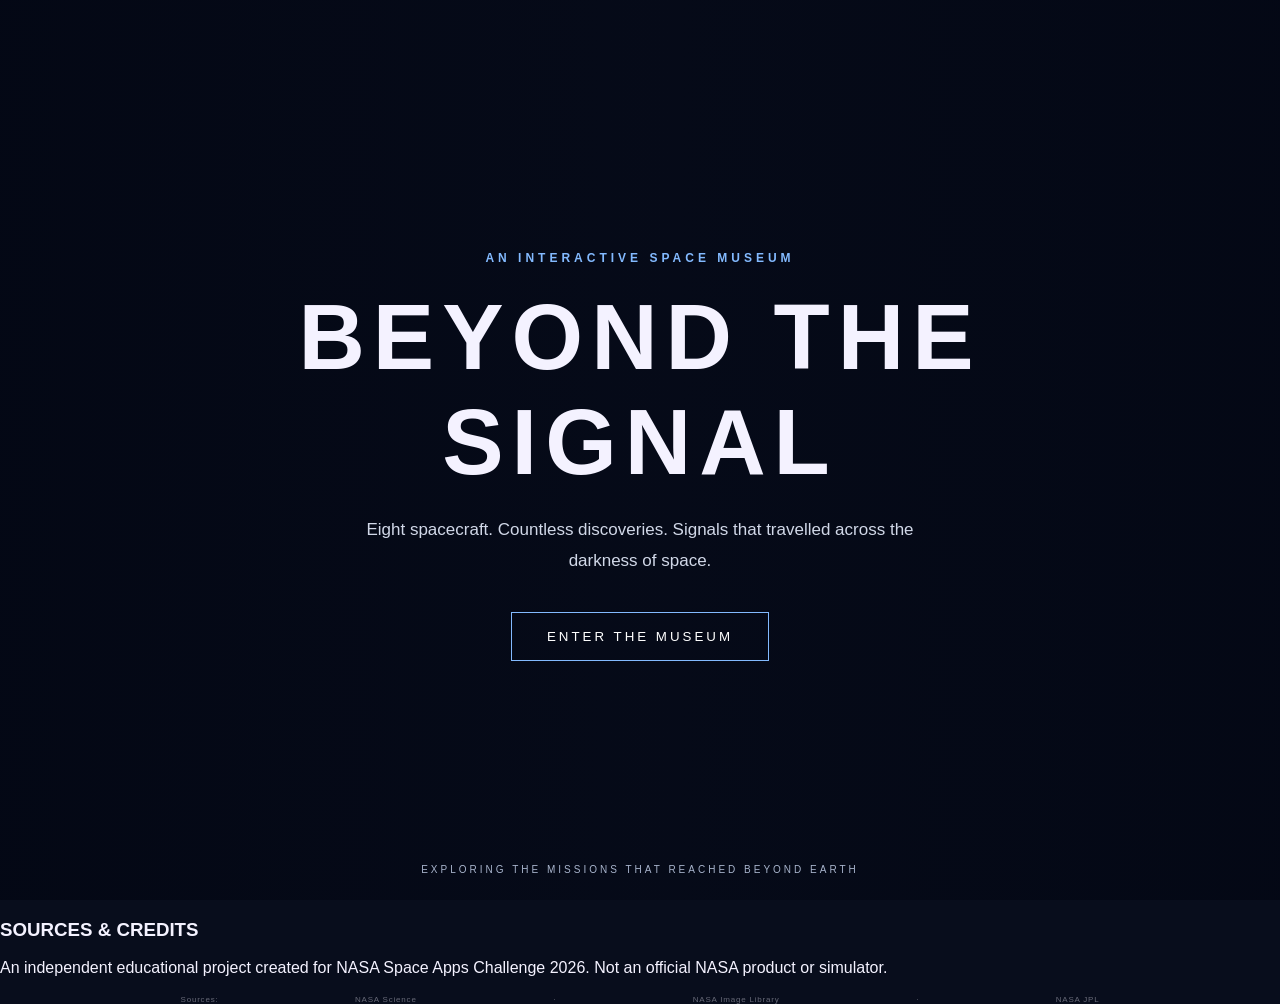
<file: index.html>
<!DOCTYPE html>
<html lang="en">

<head>
    <meta charset="UTF-8">
    <meta name="viewport" content="width=device-width, initial-scale=1.0">

    <title>Beyond The Signal | Space Museum</title>

    <link rel="stylesheet" href="style.css">
    <script src="script.js" defer></script>
</head>

<body>

    <!-- WELCOME SCREEN -->
    <section id="welcome" class="welcome-screen">

        <div class="welcome-overlay"></div>

        <div class="welcome-content">
            <p class="eyebrow">AN INTERACTIVE SPACE MUSEUM</p>

            <h1>BEYOND THE SIGNAL</h1>

            <p class="welcome-description">
                Eight spacecraft. Countless discoveries.
                Signals that travelled across the darkness of space.
            </p>

            <button id="enter-museum">
                ENTER THE MUSEUM
            </button>
        </div>

        <div class="welcome-footer">
            EXPLORING THE MISSIONS THAT REACHED BEYOND EARTH
        </div>

    </section>


    <!-- MISSION GALLERY -->
    <main id="museum" class="museum hidden">

        <header class="museum-header">
            <div>
                <p class="eyebrow">THE SPACECRAFT ARCHIVE</p>
                <h1>Explore the Missions</h1>
            </div>

            <button id="back-home">BACK TO WELCOME</button>
        </header>


        <!-- DESTINATION FILTERS -->
        <section class="destination-filters">

            <button class="filter-button active"
                data-destination="all">
                ALL MISSIONS
            </button>

            <button class="filter-button"
                data-destination="mars">
                MARS
            </button>

            <button class="filter-button"
                data-destination="moon">
                MOON
            </button>
           <button id="open-rover-game" class="rover-launch-button">
    WANNA PLAY A GAME ? →
</button>
        </section>


        <!-- MISSION CARDS GENERATED BY JAVASCRIPT -->
        <section class="mission-gallery" id="mission-gallery">
        </section>


        <!-- SPACECRAFT EXHIBIT -->
        <section id="exhibit" class="exhibit hidden">

            <button id="back-gallery" class="back-button">
                ← BACK TO MISSIONS
            </button>

            <div class="exhibit-heading">
                <p id="mission-location" class="eyebrow"></p>
                <h2 id="mission-title"></h2>
                <p id="mission-description"></p>
            </div>


            <!-- MISSION OVERVIEW -->
            <section class="exhibit-section">
                <h3>01 / MISSION OVERVIEW</h3>
                <div id="mission-overview"></div>
            </section>


            <!-- SPACECRAFT COMPONENTS -->
            <section class="exhibit-section">
                <h3>02 / INSIDE THE SPACECRAFT</h3>

                <p class="section-intro">
                    Explore the spacecraft's hardware.
                    CLICK on a numbered marker to learn what each component does.
                </p>

                <div class="component-layout">

                    <div class="schematic-container">
                        <div id="spacecraft-schematic"></div>
                    </div>

                    <div id="component-information">
                        <p>CLICK on a numbered component to explore it.</p>
                    </div>

                </div>
            </section>


            <!-- MISSION IMAGES -->
            <section class="exhibit-section">
                <h3>03 / MISSION IMAGE ARCHIVE</h3>

                <div id="mission-photos" class="photo-gallery"></div>
            </section>


            <!-- DISCOVERIES -->
            <section class="exhibit-section">
                <h3>04 / SCIENTIFIC DISCOVERIES</h3>

                <div id="mission-discoveries"></div>
            </section>


            <!-- SIGNAL ARCHIVE -->
            <section class="exhibit-section signal-section">
                <h3>05 / THE SIGNAL ARCHIVE</h3>

                <p id="signal-description"></p>

                <div class="signal-display">
                    <div class="signal-label">TRANSMISSION ARCHIVE</div>

                    <div id="signal-visual"></div>

                    <p id="signal-status"></p>
                </div>

                <button id="replay-signal">
                    REPLAY TRANSMISSION
                </button>

                <p class="exhibit-note">
                    Signal animations and typewriter effects are exhibit
                    recreations, not original spacecraft recordings.
                </p>
            </section>

        </section>

       </main>

   <footer class="sources-footer">
    <h3>SOURCES & CREDITS</h3>
    <p>
        An independent educational project created for NASA Space Apps Challenge 2026.
        Not an official NASA product or simulator.
    </p>

    <div class="sources-line">
        <span>Sources:</span>
        <a href="https://science.nasa.gov/" target="_blank">NASA Science</a>
        <span>·</span>
        <a href="https://images.nasa.gov/" target="_blank">NASA Image Library</a>
        <span>·</span>
        <a href="https://www.jpl.nasa.gov/" target="_blank">NASA JPL</a>
    </div>
</footer>

</body>
</html>
</file>
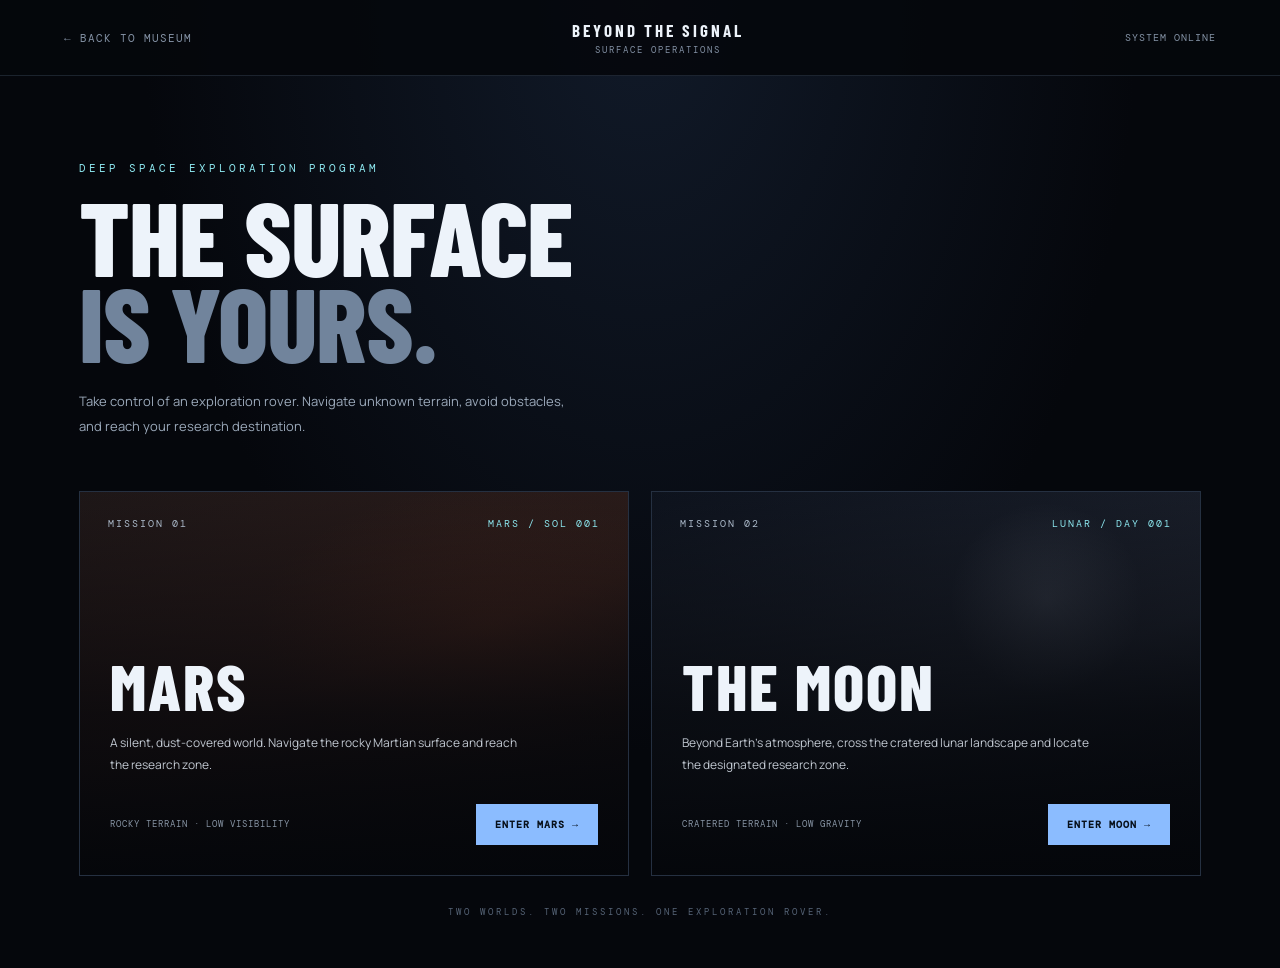
<file: rover.html>
<!DOCTYPE html>
<html lang="en">
<head>
    <meta charset="UTF-8">
    <meta name="viewport" content="width=device-width, initial-scale=1.0">
    <title>Surface Operations | Beyond the Signal</title>
    <link rel="stylesheet" href="rover.css">
</head>

<body>

    <header class="topbar">
        <a href="index.html" class="back-link">← BACK TO MUSEUM</a>

        <div class="brand">
            <span class="brand-name">BEYOND THE SIGNAL</span>
            <span class="brand-subtitle">SURFACE OPERATIONS</span>
        </div>

        <div class="system-status">
            <span class="status-dot"></span>
            SYSTEM ONLINE
        </div>
    </header>

    <main>

        <!-- MISSION SELECTION -->
        <section class="selection-screen" id="selectionScreen">

            <div class="intro">
                <p class="eyebrow">DEEP SPACE EXPLORATION PROGRAM</p>
                <h1>THE SURFACE<br><span>IS YOURS.</span></h1>
                <p class="intro-description">
                    Take control of an exploration rover. Navigate unknown
                    terrain, avoid obstacles, and reach your research destination.
                </p>
            </div>

            <div class="mission-options">

                <article class="mission-card mars-card">
                    <div class="card-number">MISSION 01</div>
                    <div class="planet-label">MARS / SOL 001</div>
                    <h2>MARS</h2>
                    <p>
                        A silent, dust-covered world. Navigate the rocky
                        Martian surface and reach the research zone.
                    </p>
                    <div class="card-bottom">
                        <span>ROCKY TERRAIN · LOW VISIBILITY</span>
                        <button class="launch-button" data-planet="mars">
                            ENTER MARS →
                        </button>
                    </div>
                </article>

                <article class="mission-card moon-card">
                    <div class="card-number">MISSION 02</div>
                    <div class="planet-label">LUNAR / DAY 001</div>
                    <h2>THE MOON</h2>
                    <p>
                        Beyond Earth's atmosphere, cross the cratered lunar
                        landscape and locate the designated research zone.
                    </p>
                    <div class="card-bottom">
                        <span>CRATERED TERRAIN · LOW GRAVITY</span>
                        <button class="launch-button" data-planet="moon">
                            ENTER MOON →
                        </button>
                    </div>
                </article>

            </div>

            <p class="selection-footer">
                TWO WORLDS. TWO MISSIONS. ONE EXPLORATION ROVER.
            </p>
        </section>


        <!-- GAME SCREEN -->
        <section class="game-screen hidden" id="gameScreen">

            <div class="game-heading">
                <div>
                    <p class="eyebrow" id="missionCode">MISSION 01 / MARS</p>
                    <h2 id="missionTitle">MARS SURFACE OPERATIONS</h2>
                </div>

                <button class="exit-button" id="exitButton">
                    EXIT MISSION ✕
                </button>
            </div>

            <div class="game-layout">

                <div class="game-main">

                    <div class="canvas-wrap">

                        <canvas id="gameCanvas" width="1000" height="600"></canvas>

                        <div class="game-overlay" id="startScreen">
                            <p class="overlay-label">MISSION BRIEFING</p>
                            <h2 id="briefingTitle">MARS EXPEDITION</h2>
                            <p id="briefingText">
                                Your objective is to navigate the surface
                                and reach the designated research zone.
                            </p>
                            <button class="primary-button" id="startButton">
                                BEGIN EXPLORATION →
                            </button>
                        </div>

                        <div class="game-overlay hidden" id="completeScreen">
                            <p class="overlay-label">MISSION COMPLETE</p>
                            <h2>DESTINATION REACHED.</h2>
                            <p>
                                The rover has successfully reached the
                                designated research zone.
                            </p>
                            <div class="completion-time">
                                MISSION TIME: <span id="finalTime">00:00</span>
                            </div>
                            <div id="completionFact"></div>
                            <button class="primary-button" id="replayButton">
                                REPLAY MISSION ↻
                            </button>
                            <button class="secondary-button" id="menuButton">
                                RETURN TO MISSIONS
                            </button>
                        </div>

                    </div>

                    <div class="game-bottom">
                        <div class="legend">
                            <span><i class="legend-rover"></i> ROVER</span>
                            <span><i class="legend-target"></i> DESTINATION</span>
                            <span><i class="legend-rock"></i> ROCKS</span>
                        </div>

                        <div class="control-hint">
                            W A S D / ARROW KEYS TO DRIVE
                        </div>
                    </div>

                </div>


                <!-- TELEMETRY -->
                <aside class="telemetry-panel">

                    <div class="telemetry-heading">
                        <span>LIVE TELEMETRY</span>
                        <span class="live-indicator">● LIVE</span>
                    </div>

                    <div class="telemetry-item">
                        <span class="telemetry-label">MISSION ELAPSED</span>
                        <strong id="timer">00:00</strong>
                    </div>

                    <div class="telemetry-item">
                        <span class="telemetry-label">ROVER POSITION</span>
                        <strong id="position">X: 000 / Y: 000</strong>
                    </div>

                    <div class="telemetry-item">
                        <span class="telemetry-label">DISTANCE PROGRESS</span>
                        <strong id="progressText">0%</strong>
                        <div class="progress-track">
                            <div class="progress-bar" id="progressBar"></div>
                        </div>
                    </div>

                    <div class="telemetry-item">
                        <span class="telemetry-label">MISSION OBJECTIVE</span>
                        <strong id="objectiveStatus">AWAITING DEPLOYMENT</strong>
                    </div>

                    <div class="telemetry-item">
                        <span class="telemetry-label">SURFACE CONDITIONS</span>
                        <strong id="surfaceCondition">UNKNOWN</strong>
                    </div>

                    <div class="side-controls">
                        <p>DRIVING CONTROLS</p>
                        <div class="key-row">
                            <kbd>W</kbd><span>Forward</span>
                        </div>
                        <div class="key-row">
                            <kbd>A</kbd><span>Turn left</span>
                        </div>
                        <div class="key-row">
                            <kbd>S</kbd><span>Reverse</span>
                        </div>
                        <div class="key-row">
                            <kbd>D</kbd><span>Turn right</span>
                        </div>
                    </div>

                </aside>

            </div>

            <!-- MOBILE CONTROLS -->
            <div class="mobile-controls">
                <button data-key="ArrowUp">▲</button>
                <div>
                    <button data-key="ArrowLeft">◀</button>
                    <button data-key="ArrowDown">▼</button>
                    <button data-key="ArrowRight">▶</button>
                </div>
            </div>

            <p class="disclaimer">
                EDUCATIONAL SIMULATION · NOT AN OFFICIAL NASA SIMULATOR
            </p>

        </section>

    </main>

    <script src="rover.js"></script>
</body>
</html>
</file>
<file: style.css>
/* ========================================
   1. GENERAL SETTINGS
======================================== */

* {
    box-sizing: border-box;
}

html {
    scroll-behavior: smooth;
}

body {
    margin: 0;
    background: #080d1c;
    color: #f4f2ff;
    font-family: Arial, sans-serif;
}

button {
    font-family: inherit;
    cursor: pointer;
}

.hidden {
    display: none !important;
}

.eyebrow {
    color: #83baff;
    font-size: 12px;
    letter-spacing: 4px;
    font-weight: bold;
}


/* ========================================
   2. WELCOME SCREEN
======================================== */

.welcome-screen {
    min-height: 100vh;
    position: relative;
    display: flex;
    align-items: center;
    justify-content: center;
    text-align: center;
    overflow: hidden;

    background-image:
        url("https://images-assets.nasa.gov/image/PIA01143/PIA01143~orig.jpg");

    background-size: cover;
    background-position: center;
    transition: background-image 1s ease;
}

.welcome-overlay {
    position: absolute;
    inset: 0;
    background: linear-gradient(
        90deg,
        rgba(3, 7, 20, 0.88),
        rgba(3, 7, 20, 0.48),
        rgba(3, 7, 20, 0.85)
    );
}

.welcome-content {
    position: relative;
    z-index: 2;
    max-width: 850px;
    padding: 30px;
}

.welcome-content h1 {
    font-size: clamp(42px, 8vw, 92px);
    letter-spacing: 8px;
    margin: 20px 0;
}

.welcome-description {
    color: #d1d8e8;
    font-size: 17px;
    line-height: 1.8;
    max-width: 600px;
    margin: 0 auto 35px;
}

#enter-museum {
    padding: 16px 35px;
    background: transparent;
    color: white;
    border: 1px solid #83baff;
    letter-spacing: 3px;
    transition: 0.3s;
}

#enter-museum:hover {
    background: #83baff;
    color: #080d1c;
}

.welcome-footer {
    position: absolute;
    bottom: 25px;
    left: 0;
    right: 0;
    color: #a8b4cc;
    font-size: 10px;
    letter-spacing: 3px;
}


/* ========================================
   3. MUSEUM HEADER
======================================== */

.museum {
    min-height: 100vh;
    padding: 55px 7%;
}

.museum-header {
    display: flex;
    justify-content: space-between;
    align-items: center;
    gap: 20px;
    margin-bottom: 35px;
}

.museum-header h1 {
    font-size: 42px;
    margin: 10px 0;
}

#back-home,
.back-button {
    background: transparent;
    border: 1px solid #53627e;
    color: #dce7fa;
    padding: 12px 20px;
    letter-spacing: 2px;
    transition: 0.3s;
}

#back-home:hover,
.back-button:hover {
    border-color: #83baff;
    color: #83baff;
}


/* ========================================
   4. DESTINATION FILTERS
======================================== */

.destination-filters {
    display: flex;
    justify-content: center;
    gap: 15px;
    flex-wrap: wrap;
    margin: 0 0 40px;
}

.filter-button {
    padding: 12px 28px;
    background: transparent;
    border: 1px solid #53627e;
    color: #c1cce0;
    font-size: 12px;
    letter-spacing: 2px;
    transition: 0.3s;
}

.filter-button:hover {
    border-color: #83baff;
    color: #83baff;
}

.filter-button.active {
    background: #83baff;
    border-color: #83baff;
    color: #080d1c;
}


/* ========================================
   5. MISSION GALLERY
======================================== */

.mission-gallery {
    display: grid;
    grid-template-columns: repeat(4, minmax(0, 1fr));
    gap: 22px;
}

.mission-card {
    position: relative;
    min-height: 270px;
    overflow: hidden;
    background: #111b30;
    border: 1px solid #263750;
    cursor: pointer;
    transition: transform 0.3s, border-color 0.3s;
}

.mission-card:hover {
    transform: translateY(-7px);
    border-color: #83baff;
}

.mission-card img {
    width: 100%;
    height: 190px;
    object-fit: cover;
    display: block;
    opacity: 0.85;
    transition: 0.3s;
}

.mission-card:hover img {
    opacity: 1;
    transform: scale(1.04);
}

.mission-card-info {
    padding: 17px;
}

.mission-card-info h3 {
    margin: 0 0 8px;
    font-size: 17px;
}

.mission-card-info p {
    margin: 0 0 6px;
    color: #93a6c4;
    font-size: 11px;
    letter-spacing: 1px;
}


/* ========================================
   6. EXHIBIT HEADING
======================================== */

.exhibit {
    padding-top: 35px;
}

.exhibit-heading {
    padding: 55px 0;
    border-bottom: 1px solid #263750;
}

.exhibit-heading h2 {
    font-size: clamp(38px, 6vw, 70px);
    margin: 15px 0;
}

.exhibit-heading > p:last-child {
    max-width: 750px;
    color: #b9c5d9;
    font-size: 16px;
    line-height: 1.8;
}


/* ========================================
   7. EXHIBIT SECTIONS
======================================== */

.exhibit-section {
    padding: 55px 0;
    border-bottom: 1px solid #263750;
}

.exhibit-section h3 {
    color: #83baff;
    font-size: 15px;
    letter-spacing: 3px;
    margin-bottom: 30px;
}

.section-intro {
    color: #aebbd1;
    line-height: 1.7;
    margin-bottom: 30px;
}


/* ========================================
   8. MISSION OVERVIEW
======================================== */

#mission-overview {
    max-width: 850px;
    padding: 25px 30px;
    background: #101b30;
    border-left: 2px solid #83baff;
}

#mission-overview p {
    color: #c1cce0;
    line-height: 1.8;
    margin: 12px 0;
}

#mission-overview strong {
    color: #83baff;
}


/* ========================================
   9. SPACECRAFT COMPONENT EXPLORER
======================================== */

.component-layout {
    display: grid;
    grid-template-columns: minmax(0, 1.5fr) minmax(250px, 1fr);
    gap: 35px;
    align-items: center;
}

.schematic-container {
    min-height: 400px;
    background: #f0f0f0;
    display: flex;
    align-items: center;
    justify-content: center;
    padding: 20px;
    overflow: hidden;
}

#spacecraft-schematic {
    width: 100%;
}

#spacecraft-schematic svg {
    display: block;
    width: 100%;
    height: auto;
}

.component-marker {
    cursor: pointer;
    outline: none;
}

.component-marker circle {
    fill: #111827;
    stroke: #111827;
    stroke-width: 2;
    transition: 0.2s;
}

.component-marker text {
    fill: white;
    font-size: 13px;
    font-weight: bold;
    text-anchor: middle;
    dominant-baseline: middle;
    pointer-events: none;
}

.component-marker:hover circle,
.component-marker:focus circle {
    fill: #2675bd;
    stroke: #2675bd;
}

#component-information {
    padding: 30px;
    background: #101b30;
    border: 1px solid #263750;
    min-height: 220px;
}

#component-information h4 {
    color: #83baff;
    font-size: 23px;
    margin-top: 0;
}

#component-information p {
    color: #c1cce0;
    line-height: 1.8;
}


/* ========================================
   10. MISSION PHOTO GALLERY
======================================== */

.photo-gallery {
    display: grid;
    grid-template-columns: repeat(2, minmax(0, 1fr));
    gap: 25px;
}

.photo-item {
    background: #101b30;
    border: 1px solid #263750;
    overflow: hidden;
}

.photo-item img {
    display: block;
    width: 100%;
    height: 280px;
    object-fit: cover;
}

.photo-caption {
    padding: 18px;
}

.photo-caption h4 {
    margin: 0 0 8px;
    font-size: 16px;
}

.photo-caption p {
    color: #9cacc5;
    font-size: 13px;
    line-height: 1.6;
    margin: 0;
}


/* ========================================
   11. SCIENTIFIC DISCOVERIES
======================================== */

#mission-discoveries {
    display: grid;
    grid-template-columns: repeat(2, minmax(0, 1fr));
    gap: 18px;
}

.discovery-card {
    padding: 25px;
    background: #101b30;
    border-left: 2px solid #83baff;
}

.discovery-card h4 {
    color: #dceaff;
    margin: 0 0 12px;
    font-size: 18px;
}

.discovery-card p {
    color: #aebbd1;
    line-height: 1.8;
    margin: 0;
}


/* ========================================
   12. SIGNAL ARCHIVE
======================================== */

.signal-section {
    text-align: center;
}

#signal-description {
    color: #b9c5d9;
    max-width: 700px;
    line-height: 1.8;
    margin: 0 auto 30px;
}

.signal-display {
    max-width: 850px;
    margin: auto;
    padding: 35px;
    background: #030916;
    border: 1px solid #263750;
}

.signal-label {
    color: #83baff;
    font-size: 11px;
    letter-spacing: 4px;
    margin-bottom: 25px;
}

#signal-visual {
    min-height: 130px;
    display: flex;
    align-items: center;
    justify-content: center;
    gap: 5px;
    overflow: hidden;
}

#signal-status {
    color: #9cacc5;
    font-size: 13px;
    letter-spacing: 2px;
    margin-top: 25px;
}

#replay-signal {
    margin-top: 25px;
    padding: 15px 28px;
    color: white;
    background: transparent;
    border: 1px solid #83baff;
    letter-spacing: 2px;
    transition: 0.3s;
}

#replay-signal:hover {
    background: #83baff;
    color: #080d1c;
}

.exhibit-note {
    color: #75849e;
    font-size: 12px;
    line-height: 1.7;
    margin-top: 25px;
}


/* ========================================
   13. TYPEWRITER TRANSMISSION DISPLAY
======================================== */

.transmission-message {
    width: 100%;
    max-width: 700px;
    margin: 0 auto;
    padding: 30px;
    text-align: left;
    background: #101b30;
    border: 1px solid #385577;
    border-left: 3px solid #83baff;
}

.message-label {
    color: #83baff;
    font-size: 11px;
    letter-spacing: 3px;
    margin-bottom: 15px;
}

.message-date {
    color: #8294b1;
    font-size: 12px;
    letter-spacing: 2px;
    margin-bottom: 20px;
}

.message-content {
    min-height: 100px;
    color: #e0e9f8;
    font-family: "Courier New", monospace;
    font-size: 15px;
    line-height: 1.9;
    white-space: pre-wrap;
    overflow-wrap: break-word;
    margin: 0;
}

.message-footer {
    color: #8294b1;
    font-size: 10px;
    letter-spacing: 2px;
    margin-top: 25px;
}


/* ========================================
   14. RESPONSIVE LAYOUT
======================================== */

@media (max-width: 1000px) {

    .mission-gallery {
        grid-template-columns: repeat(2, minmax(0, 1fr));
    }

    .component-layout {
        grid-template-columns: 1fr;
    }

}

@media (max-width: 600px) {

    .museum {
        padding: 30px 5%;
    }

    .museum-header {
        align-items: flex-start;
        flex-direction: column;
    }

    .museum-header h1 {
        font-size: 32px;
    }

    .mission-gallery,
    .photo-gallery,
    #mission-discoveries {
        grid-template-columns: 1fr;
    }

    .destination-filters {
        justify-content: flex-start;
        gap: 8px;
    }

    .filter-button {
        padding: 10px 16px;
        font-size: 10px;
    }

    .welcome-content h1 {
        letter-spacing: 3px;
    }

    .welcome-description {
        font-size: 14px;
    }

    .signal-display {
        padding: 20px;
    }

    .transmission-message {
        padding: 20px;
    }

    .message-content {
        font-size: 13px;
    }

}
.rover-launch-button {
    margin-top: 18px;
    padding: 13px 20px;

    background: #83baff;
    color: #080d1c;

    border: 10px solid #83baff;
    border-radius: 4px;

    font-size: 11px;
    font-weight: 800;
    letter-spacing: 1px;

    cursor: pointer;
}

.rover-launch-button:hover {
    background: #b5d7ff;
}
.sources-line {
    display: flex;
    justify-content: space-evenly;
    align-items: center;
    flex-wrap: wrap;
    gap: 5px 20px;
    width: 100%;
    margin-top: 18px;
    padding: 0 5%;
    font-size: 8px;
    letter-spacing: 0.8px;
    opacity: 0.4;
}

.sources-line a {
    color: inherit;
    text-decoration: none;
    transition: opacity 0.2s ease;
}

.sources-line a:hover {
    opacity: 1;
    text-decoration: underline;
}

/* SPACING BETWEEN COMPLETION BUTTONS */
#completeScreen button {
    margin: 7px;
}

/* COMPLETION SCREEN SPACING */
#completeScreen {
    padding: 30px 20px;
    gap: 18px;
}

#completeScreen h2 {
    margin-bottom: 15px;
}

#completeScreen #finalTime {
    margin: 12px 0;
}

#completeScreen #completionFact {
    margin: 15px 0 22px;
    line-height: 1.8;
}

#completeScreen button {
    margin: 8px 5px;
}
</file>
<file: rover.css>
@import url('https://fonts.googleapis.com/css2?family=Barlow+Condensed:wght@500;600;700;800&family=DM+Mono:wght@400;500&family=Manrope:wght@400;500;600;700&display=swap');

:root {
    --bg: #05070c;
    --panel: #0b1019;
    --panel-light: #111a27;
    --blue: #8bbcff;
    --cyan: #8ce6ee;
    --white: #edf3fa;
    --muted: #8391a4;
    --border: rgba(150, 180, 220, 0.16);
    --orange: #d58a57;
}

* {
    box-sizing: border-box;
    margin: 0;
    padding: 0;
}

body {
    min-height: 100vh;
    background:
        radial-gradient(ellipse at 50% 0%, #111a29 0%, transparent 55%),
        var(--bg);
    color: var(--white);
    font-family: 'Manrope', sans-serif;
}

button {
    font: inherit;
}

.hidden {
    display: none !important;
}

/* HEADER */

.topbar {
    height: 76px;
    padding: 0 5%;
    display: flex;
    align-items: center;
    justify-content: space-between;
    border-bottom: 1px solid var(--border);
    background: rgba(5, 7, 12, 0.9);
}

.back-link {
    color: var(--muted);
    text-decoration: none;
    font: 11px 'DM Mono', monospace;
    letter-spacing: 1px;
    transition: color 0.2s;
}

.back-link:hover {
    color: var(--white);
}

.brand {
    display: flex;
    flex-direction: column;
    text-align: center;
    gap: 4px;
}

.brand-name {
    font: 700 17px 'Barlow Condensed', sans-serif;
    letter-spacing: 3px;
}

.brand-subtitle {
    color: var(--muted);
    font: 9px 'DM Mono', monospace;
    letter-spacing: 2px;
}

.system-status {
    color: var(--muted);
    font: 10px 'DM Mono', monospace;
    letter-spacing: 1px;
}

.status-dot,
.live-indicator {
    color: #80d7ad;
}

/* SELECTION SCREEN */

.selection-screen {
    max-width: 1250px;
    margin: auto;
    padding: 85px 5% 50px;
}

.intro {
    max-width: 650px;
    margin-bottom: 52px;
}

.eyebrow {
    color: var(--cyan);
    font: 11px 'DM Mono', monospace;
    letter-spacing: 3px;
    margin-bottom: 17px;
}

.intro h1 {
    font: 800 clamp(60px, 9vw, 105px)/0.82 'Barlow Condensed', sans-serif;
    letter-spacing: -1px;
}

.intro h1 span {
    color: #71849c;
}

.intro-description {
    max-width: 490px;
    margin-top: 25px;
    color: #9ba9ba;
    font-size: 13px;
    line-height: 1.9;
}

.mission-options {
    display: grid;
    grid-template-columns: repeat(2, minmax(0, 1fr));
    gap: 22px;
}

.mission-card {
    min-height: 385px;
    padding: 30px;
    position: relative;
    overflow: hidden;
    display: flex;
    flex-direction: column;
    justify-content: flex-end;
    border: 1px solid var(--border);
    background: #101722;
    isolation: isolate;
    transition: transform 0.3s, border-color 0.3s;
}

.mission-card::before {
    content: "";
    position: absolute;
    inset: 0;
    z-index: -2;
    background-size: cover;
    background-position: center;
    transition: transform 0.7s;
}

.mission-card:hover {
    transform: translateY(-5px);
    border-color: rgba(140, 190, 240, 0.5);
}

.mission-card:hover::before {
    transform: scale(1.04);
}

.mission-card::after {
    content: "";
    position: absolute;
    inset: 0;
    z-index: -1;
    background: linear-gradient(
        0deg,
        rgba(4, 6, 10, 0.98) 0%,
        rgba(4, 6, 10, 0.78) 42%,
        rgba(4, 6, 10, 0.2) 100%
    );
}

.mars-card::before {
    background:
        radial-gradient(ellipse at 75% 35%, rgba(150, 67, 38, 0.16), transparent 40%),
        linear-gradient(160deg, #241b1b, #38221e 48%, #171315);
}

.moon-card::before {
    background:
        radial-gradient(circle at 72% 28%, rgba(185, 195, 215, 0.16), transparent 20%),
        linear-gradient(160deg, #101622, #242936 55%, #11151d);
}

.card-number,
.planet-label {
    position: absolute;
    top: 25px;
    color: #aab8c8;
    font: 10px 'DM Mono', monospace;
    letter-spacing: 2px;
}

.card-number {
    left: 28px;
}

.planet-label {
    right: 28px;
    color: var(--cyan);
}

.mission-card h2 {
    font: 800 65px 'Barlow Condensed', sans-serif;
    letter-spacing: 2px;
}

.mission-card p {
    max-width: 420px;
    margin-top: 8px;
    color: #c0c7d0;
    font-size: 12px;
    line-height: 1.8;
}

.card-bottom {
    margin-top: 28px;
    display: flex;
    align-items: center;
    justify-content: space-between;
    gap: 12px;
    flex-wrap: wrap;
}

.card-bottom > span {
    color: #8794a4;
    font: 9px 'DM Mono', monospace;
    letter-spacing: 1px;
}

.launch-button,
.primary-button {
    border: 1px solid var(--blue);
    background: var(--blue);
    color: #07101b;
    padding: 13px 18px;
    font: 700 10px 'DM Mono', monospace;
    letter-spacing: 1px;
    cursor: pointer;
    transition: 0.2s;
}

.launch-button:hover,
.primary-button:hover {
    background: #c0ddff;
    border-color: #c0ddff;
}

.selection-footer {
    margin-top: 30px;
    text-align: center;
    color: #566477;
    font: 9px 'DM Mono', monospace;
    letter-spacing: 3px;
}

/* GAME SCREEN */

.game-screen {
    max-width: 1450px;
    margin: auto;
    padding: 35px 4% 25px;
}

.game-heading {
    display: flex;
    align-items: center;
    justify-content: space-between;
    gap: 20px;
    margin-bottom: 22px;
}

.game-heading .eyebrow {
    margin-bottom: 5px;
    font-size: 9px;
}

.game-heading h2 {
    font: 700 30px 'Barlow Condensed', sans-serif;
    letter-spacing: 1.5px;
}

.exit-button,
.secondary-button {
    padding: 11px 15px;
    border: 1px solid var(--border);
    background: transparent;
    color: #a8b5c5;
    font: 10px 'DM Mono', monospace;
    letter-spacing: 1px;
    cursor: pointer;
    transition: 0.2s;
}

.exit-button:hover,
.secondary-button:hover {
    border-color: var(--blue);
    color: var(--white);
}

.game-layout {
    display: grid;
    grid-template-columns: minmax(0, 1fr) 235px;
    gap: 17px;
}

.game-main {
    min-width: 0;
}

.canvas-wrap {
    width: 100%;
    position: relative;
    overflow: hidden;
    border: 1px solid rgba(150, 180, 220, 0.2);
    background: #090d14;
    box-shadow: 0 20px 65px rgba(0, 0, 0, 0.45);
}

#gameCanvas {
    display: block;
    width: 100%;
    height: auto;
    aspect-ratio: 5 / 3;
}

.game-overlay {
    position: absolute;
    inset: 0;
    z-index: 5;
    display: flex;
    flex-direction: column;
    align-items: center;
    justify-content: center;
    padding: 30px;
    text-align: center;
    background: rgba(3, 6, 11, 0.82);
    backdrop-filter: blur(7px);
}

.overlay-label {
    color: var(--cyan);
    font: 10px 'DM Mono', monospace;
    letter-spacing: 3px;
    margin-bottom: 15px;
}

.game-overlay h2 {
    font: 800 clamp(35px, 5vw, 58px) 'Barlow Condensed', sans-serif;
    letter-spacing: 2px;
}

.game-overlay > p:not(.overlay-label) {
    max-width: 450px;
    margin: 13px 0 25px;
    color: #aab6c6;
    font-size: 12px;
    line-height: 1.8;
}

.completion-time {
    color: #aab6c6;
    font: 11px 'DM Mono', monospace;
    margin-bottom: 22px;
}

.completion-time span {
    color: var(--cyan);
}

.secondary-button {
    margin-top: 12px;
}

/* GAME FOOTER */

.game-bottom {
    display: flex;
    justify-content: space-between;
    align-items: center;
    gap: 15px;
    padding: 15px 4px;
    border-bottom: 1px solid var(--border);
}

.legend {
    display: flex;
    gap: 18px;
    flex-wrap: wrap;
}

.legend span {
    display: flex;
    align-items: center;
    gap: 7px;
    color: var(--muted);
    font: 9px 'DM Mono', monospace;
}

.legend i {
    width: 8px;
    height: 8px;
    display: inline-block;
    border-radius: 50%;
}

.legend-rover {
    background: var(--blue);
}

.legend-target {
    background: var(--cyan);
    box-shadow: 0 0 8px var(--cyan);
}

.legend-rock {
    background: #9a8b80;
}

.control-hint {
    color: #748297;
    font: 9px 'DM Mono', monospace;
    letter-spacing: 1px;
}

/* TELEMETRY */

.telemetry-panel {
    padding: 20px;
    border: 1px solid var(--border);
    background: linear-gradient(160deg, #101a28, #090e16);
}

.telemetry-heading {
    display: flex;
    justify-content: space-between;
    padding-bottom: 18px;
    border-bottom: 1px solid var(--border);
    color: #b9c7d8;
    font: 10px 'DM Mono', monospace;
    letter-spacing: 1px;
}

.live-indicator {
    font-size: 9px;
}

.telemetry-item {
    padding: 17px 0;
    border-bottom: 1px solid var(--border);
}

.telemetry-label {
    display: block;
    margin-bottom: 9px;
    color: #718096;
    font: 9px 'DM Mono', monospace;
    letter-spacing: 1px;
}

.telemetry-item strong {
    color: #e4edf8;
    font: 15px 'DM Mono', monospace;
}

.progress-track {
    height: 4px;
    margin-top: 12px;
    background: #263244;
}

.progress-bar {
    width: 0%;
    height: 100%;
    background: var(--cyan);
    transition: width 0.2s;
    box-shadow: 0 0 9px rgba(140, 230, 238, 0.45);
}

.side-controls {
    padding-top: 20px;
}

.side-controls > p {
    color: #718096;
    font: 9px 'DM Mono', monospace;
    letter-spacing: 1px;
    margin-bottom: 15px;
}

.key-row {
    display: flex;
    align-items: center;
    gap: 12px;
    margin: 10px 0;
    color: #9ba9ba;
    font-size: 11px;
}

kbd {
    width: 25px;
    height: 24px;
    display: grid;
    place-items: center;
    border: 1px solid #344257;
    background: #172233;
    color: #dce8f6;
    font: 11px 'DM Mono', monospace;
}

/* MOBILE CONTROLS */

.mobile-controls {
    display: none;
    margin-top: 20px;
    justify-content: center;
    gap: 10px;
}

.mobile-controls > div {
    display: flex;
    gap: 8px;
}

.mobile-controls button {
    width: 48px;
    height: 45px;
    border: 1px solid #344257;
    background: #121d2c;
    color: var(--white);
    font-size: 17px;
    cursor: pointer;
    touch-action: none;
}

.mobile-controls button:active {
    background: #29405b;
}

.disclaimer {
    margin-top: 25px;
    text-align: center;
    color: #59677a;
    font: 9px 'DM Mono', monospace;
    letter-spacing: 2px;
}

/* RESPONSIVE */

@media (max-width: 900px) {
    .game-layout {
        grid-template-columns: 1fr;
    }

    .telemetry-panel {
        display: grid;
        grid-template-columns: repeat(2, 1fr);
        gap: 0 20px;
    }

    .telemetry-heading,
    .side-controls {
        grid-column: 1 / -1;
    }

    .mobile-controls {
        display: flex;
    }
}

@media (max-width: 650px) {
    .topbar {
        height: 65px;
        padding: 0 4%;
    }

    .brand-name {
        font-size: 13px;
    }

    .system-status {
        font-size: 8px;
    }

    .back-link {
        font-size: 8px;
    }

    .selection-screen {
        padding-top: 60px;
    }

    .mission-options {
        grid-template-columns: 1fr;
    }

    .mission-card {
        min-height: 340px;
        padding: 22px;
    }

    .mission-card h2 {
        font-size: 55px;
    }

    .game-screen {
        padding: 25px 3%;
    }

    .game-heading h2 {
        font-size: 23px;
    }

    .game-bottom {
        align-items: flex-start;
        flex-direction: column;
    }

    .control-hint {
        font-size: 8px;
    }

    .telemetry-panel {
        padding: 14px;
    }

    .telemetry-item strong {
        font-size: 12px;
    }

    .game-overlay {
        padding: 15px;
    }

    .game-overlay > p:not(.overlay-label) {
        font-size: 10px;
        margin: 8px 0 15px;
    }

    .primary-button {
        padding: 11px 13px;
        font-size: 9px;
    }
}

/* COMPLETION SCREEN CONTENT SPACING */

#completionFact {
    margin: 25px auto;
    padding: 15px 20px;
    line-height: 1.9;
}

#completionFact a {
    display: inline-block;
    margin-top: 18px;
    margin-bottom: 20px;
}

#completeScreen button {
    display: inline-block;
    margin: 12px 10px;
}
</file>
